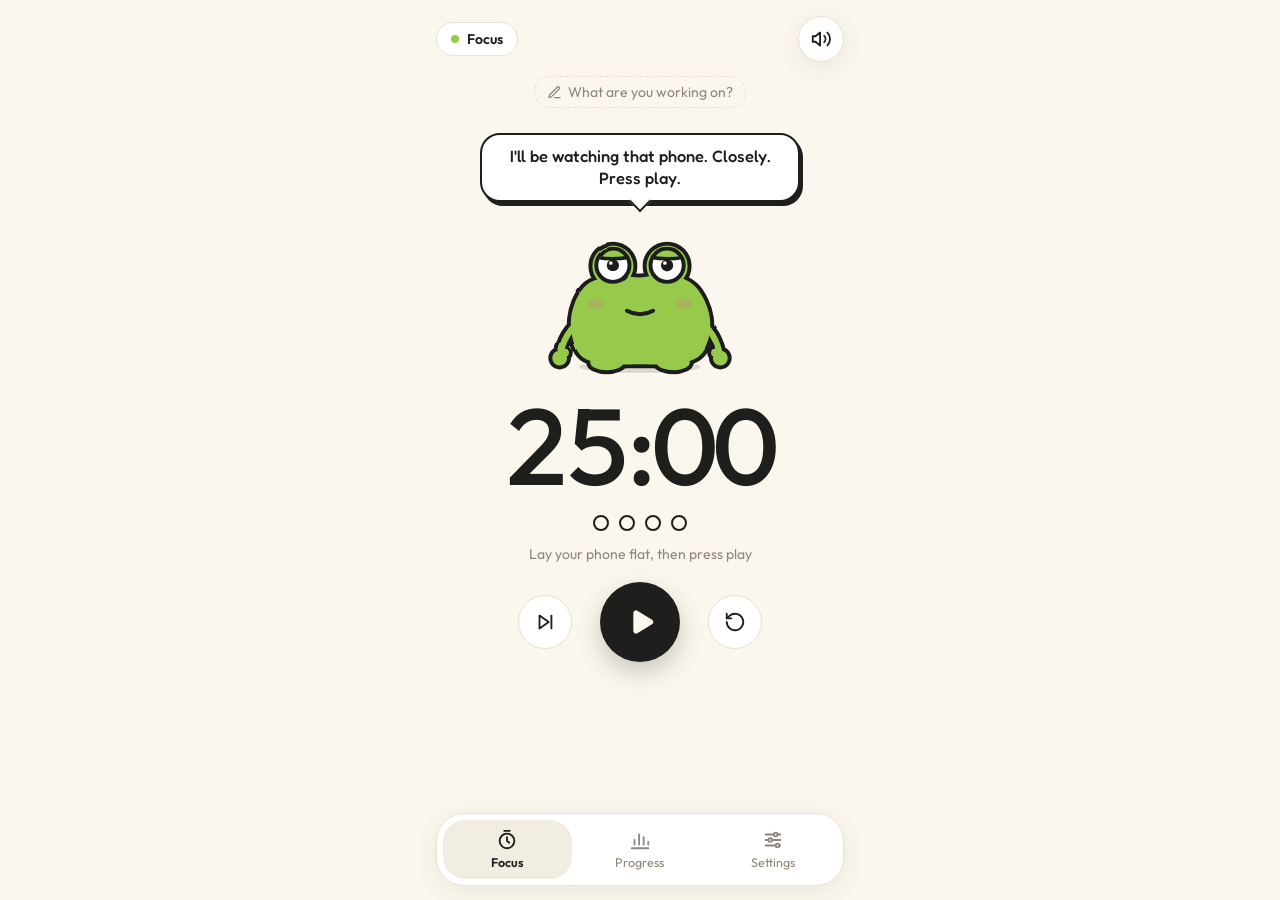
<file: index.html>
<!doctype html>
<html lang="en" data-theme="light">
<head>
  <meta charset="utf-8" />
  <meta name="viewport" content="width=device-width, initial-scale=1, viewport-fit=cover" />
  <meta name="theme-color" content="#FBF7EE" />
  <title>Roast Timer</title>
  <link rel="manifest" href="manifest.json" />
  <link rel="icon" href="icon.svg" type="image/svg+xml" />
  <link rel="apple-touch-icon" href="icon.svg" />
  <link rel="preconnect" href="https://fonts.googleapis.com" />
  <link rel="preconnect" href="https://fonts.gstatic.com" crossorigin />
  <link href="https://fonts.googleapis.com/css2?family=Fredoka:wght@500;600&family=Outfit:wght@400;500;600;700&display=swap" rel="stylesheet" />
  <link rel="stylesheet" href="styles.css" />
</head>
<body>
  <main id="app">

    <!-- ============ FOCUS ============ -->
    <section class="view active" id="view-focus" aria-label="Focus">
      <div class="topbar">
        <span class="phase-chip" id="phase-chip"><i></i><span id="phase-label">Focus</span></span>
        <button class="icon-btn" id="mute-btn" aria-label="Mute Gloop"></button>
      </div>

      <button class="task-chip" id="task-chip">
        <span data-icon="pencil"></span><span id="task-text">What are you working on?</span>
      </button>
      <input id="task-input" class="task-input" type="text" maxlength="40" placeholder="e.g. DBMS assignment" hidden />

      <div class="stage">
        <div class="bubble-slot">
          <div class="bubble" id="bubble"><p id="bubble-text"></p></div>
        </div>
        <div class="mascot" id="mascot"></div>
      </div>

      <div class="timer" id="timer">25:00</div>
      <div class="dots" id="dots" aria-label="Session progress"></div>
      <p class="status" id="status"></p>

      <div class="controls">
        <button class="ctrl" id="skip-btn" data-icon="skip" aria-label="Skip to next"></button>
        <button class="play" id="play-btn" aria-label="Start"></button>
        <button class="ctrl" id="reset-btn" data-icon="reset" aria-label="Reset timer"></button>
      </div>
    </section>

    <!-- ============ PROGRESS ============ -->
    <section class="view" id="view-progress" aria-label="Progress">
      <h1 class="page-title">Progress</h1>

      <div class="empty card" id="progress-empty" hidden>
        <div class="empty-mascot" id="empty-mascot"></div>
        <p>Nothing here yet. Go focus — I'll be watching.</p>
      </div>

      <div class="stat-grid">
        <div class="stat"><strong id="st-focus">0m</strong><span>Focused</span></div>
        <div class="stat"><strong id="st-sessions">0</strong><span>Sessions</span></div>
        <div class="stat"><strong id="st-roasts">0</strong><span>Times roasted</span></div>
        <div class="stat"><strong id="st-streak">0</strong><span>Day streak</span></div>
      </div>

      <h2 class="section-title">Activity Map</h2>
      <div class="card">
        <div class="heat" id="heat"></div>
        <div class="legend">
          <span>Less</span><i class="l0"></i><i class="l1"></i><i class="l2"></i><i class="l3"></i><i class="l4"></i><span>More</span>
        </div>
      </div>

      <h2 class="section-title">This Week</h2>
      <div class="card">
        <p class="week-sub" id="week-sub"></p>
        <div class="bars" id="bars"></div>
      </div>
    </section>

    <!-- ============ SETTINGS ============ -->
    <section class="view" id="view-settings" aria-label="Settings">
      <h1 class="page-title">Settings</h1>

      <p class="group-label">Edit time</p>
      <details class="row">
        <summary><span class="ri" data-icon="target"></span><span class="rl">Focus</span><span class="rv" id="v-focus"></span><span class="chev" data-icon="chevron"></span></summary>
        <div class="row-body"><input type="range" min="5" max="90" step="5" data-key="focus" aria-label="Focus minutes" /></div>
      </details>
      <details class="row">
        <summary><span class="ri" data-icon="coffee"></span><span class="rl">Short Break</span><span class="rv" id="v-short"></span><span class="chev" data-icon="chevron"></span></summary>
        <div class="row-body"><input type="range" min="1" max="30" step="1" data-key="short" aria-label="Short break minutes" /></div>
      </details>
      <details class="row">
        <summary><span class="ri" data-icon="book"></span><span class="rl">Long Break</span><span class="rv" id="v-long"></span><span class="chev" data-icon="chevron"></span></summary>
        <div class="row-body"><input type="range" min="5" max="45" step="5" data-key="long" aria-label="Long break minutes" /></div>
      </details>
      <details class="row">
        <summary><span class="ri" data-icon="repeat"></span><span class="rl">Sessions</span><span class="rv" id="v-sessions"></span><span class="chev" data-icon="chevron"></span></summary>
        <div class="row-body"><input type="range" min="1" max="8" step="1" data-key="sessions" aria-label="Sessions before long break" /></div>
      </details>

      <p class="group-label">Detection</p>
      <div class="row block">
        <div class="row-head"><span class="ri" data-icon="phone"></span><span class="rl">Lift sensitivity</span></div>
        <div class="seg" id="seg-sensitivity">
          <button data-v="low">Low</button><button data-v="medium">Medium</button><button data-v="high">High</button>
        </div>
      </div>

      <p class="group-label">Gloop's voice</p>
      <label class="row toggle-row"><span class="ri" data-icon="volume"></span><span class="rl">Speak roasts out loud</span><input type="checkbox" class="switch" id="t-voice" /></label>
      <label class="row toggle-row"><span class="ri" data-icon="music"></span><span class="rl">Babble while chatting</span><input type="checkbox" class="switch" id="t-babble" /></label>
      <button class="row toggle-row test-row" id="test-voice-btn">
        <span class="ri" data-icon="play"></span>
        <span class="rl">Hear Gloop<small id="voice-source">Plays a babble, then a roast</small></span>
        <span class="chev" data-icon="chevron"></span>
      </button>

      <p class="group-label">General</p>
      <label class="row toggle-row"><span class="ri" data-icon="vibrate"></span><span class="rl">Vibrate on pickup</span><input type="checkbox" class="switch" id="t-vibrate" /></label>
      <label class="row toggle-row"><span class="ri" data-icon="moon"></span><span class="rl">Dark Mode</span><input type="checkbox" class="switch" id="t-dark" /></label>

      <button class="text-btn danger" id="clear-btn">Clear history</button>
    </section>
  </main>

  <!-- ============ TAB BAR ============ -->
  <nav class="tabbar" aria-label="Main">
    <button class="tab active" data-view="focus"><span data-icon="timer"></span>Focus</button>
    <button class="tab" data-view="progress"><span data-icon="chart"></span>Progress</button>
    <button class="tab" data-view="settings"><span data-icon="sliders"></span>Settings</button>
  </nav>

  <!-- ============ ROAST OVERLAY ============ -->
  <div class="roast" id="roast" hidden role="alertdialog" aria-labelledby="roast-text">
    <span class="roast-count" id="roast-count">Pickup #1</span>
    <div class="bubble big"><p id="roast-text"></p></div>
    <div class="mascot big" id="roast-mascot"></div>
    <button class="btn-primary" id="roast-ok">Okay okay, putting it down</button>
  </div>

  <!-- ============ RESULT SHEET ============ -->
  <div class="sheet-backdrop" id="result" hidden>
    <div class="sheet" role="dialog" aria-labelledby="result-title">
      <div class="sheet-handle"></div>
      <div class="result-head">
        <div class="grade" id="grade">A</div>
        <div>
          <h2 id="result-title">Session complete</h2>
          <p class="muted" id="result-sub"></p>
        </div>
      </div>
      <div class="result-talk">
        <div class="mascot small" id="result-mascot"></div>
        <div class="bubble left"><p id="result-verdict"></p></div>
      </div>
      <div class="result-stats">
        <div><strong id="r-focus">0m</strong><span>Focused</span></div>
        <div><strong id="r-pickups">0</strong><span>Pickups</span></div>
        <div><strong id="r-score">0</strong><span>Score</span></div>
      </div>
      <div class="sheet-actions">
        <button class="btn-ghost" id="skip-break-btn">Skip break</button>
        <button class="btn-primary" id="start-break-btn">Start break</button>
      </div>
    </div>
  </div>

  <script src="gloop.js"></script>
  <script src="roasts.js"></script>
  <script src="voice.js"></script>
  <script src="app.js"></script>
</body>
</html>
</file>
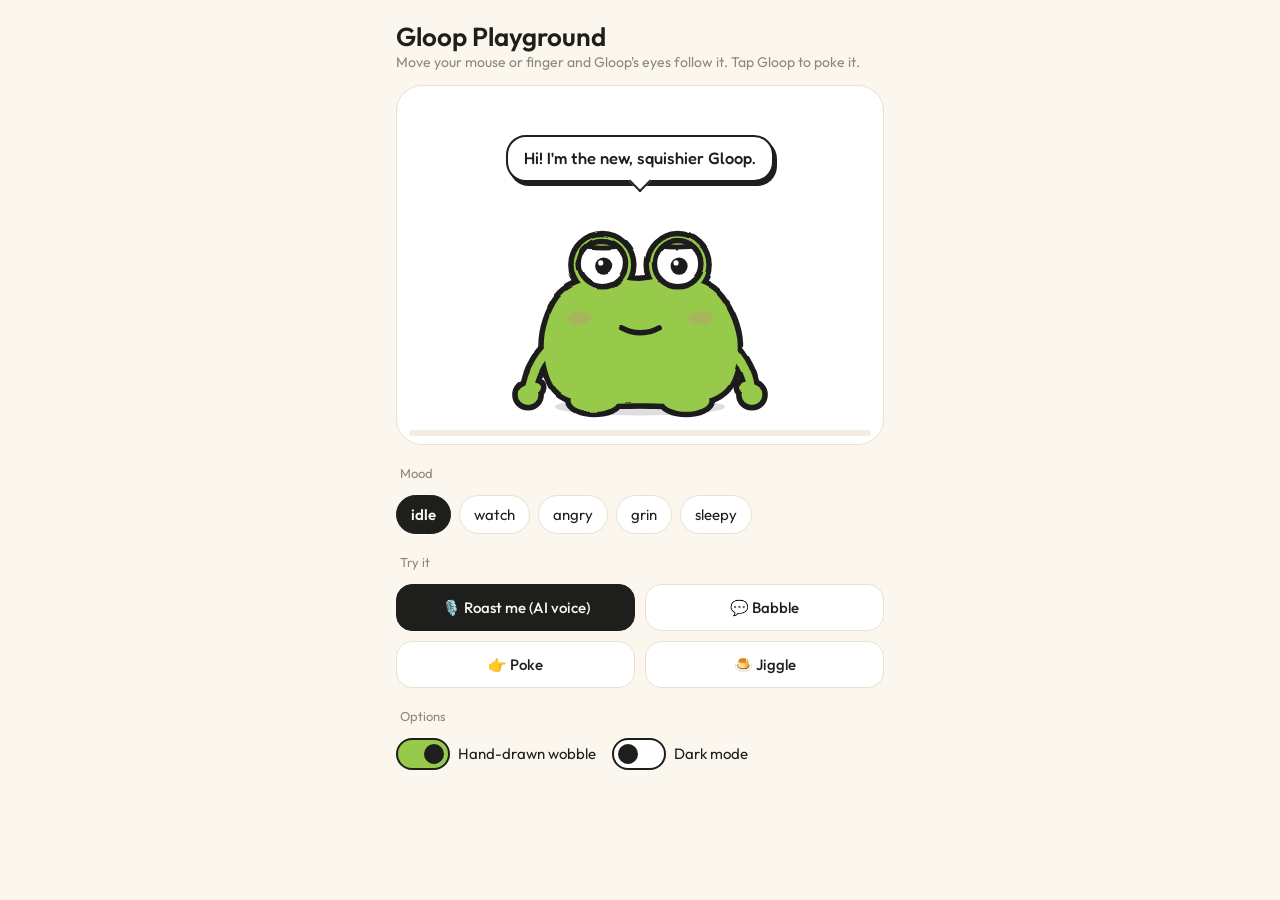
<file: playground.html>
<!doctype html>
<html lang="en" data-theme="light">
<head>
  <meta charset="utf-8" />
  <meta name="viewport" content="width=device-width, initial-scale=1, viewport-fit=cover" />
  <title>Gloop Playground</title>
  <link rel="icon" href="icon.svg" type="image/svg+xml" />
  <link href="https://fonts.googleapis.com/css2?family=Fredoka:wght@500;600&family=Outfit:wght@400;500;600;700&display=swap" rel="stylesheet" />
  <link rel="stylesheet" href="styles.css" />
  <style>
    body { min-height: 100dvh; }
    .pg { max-width: 520px; margin: 0 auto; padding: 20px 16px 40px; display: flex; flex-direction: column; gap: 14px; }
    .pg h1 { margin: 0; font-size: 26px; font-weight: 600; }
    .pg .hint { margin: 0; color: var(--muted); font-size: 14px; }
    .stage-card { background: var(--surface); border: 1.5px solid var(--line); border-radius: 26px; padding: 16px 12px 8px; display: flex; flex-direction: column; align-items: center; }
    .stage-card .bubble-slot { min-height: 80px; }
    #gloop { width: min(82vw, 330px); touch-action: manipulation; }
    .gloop-svg { width: 100%; height: auto; display: block; overflow: visible; user-select: none; -webkit-user-select: none; }
    .label { font-size: 13px; color: var(--muted); margin: 6px 4px 0; }
    .chips { display: flex; flex-wrap: wrap; gap: 8px; }
    .chip { padding: 9px 14px; border-radius: 999px; border: 1.5px solid var(--line); background: var(--surface); font-size: 15px; }
    .chip.active { background: var(--ink); color: var(--bg); border-color: var(--ink); font-weight: 600; }
    .actions { display: grid; grid-template-columns: 1fr 1fr; gap: 10px; }
    .actions button { padding: 13px; border-radius: 16px; border: 1.5px solid var(--line); background: var(--surface); font-size: 15px; font-weight: 500; }
    .actions button.primary { background: var(--ink); color: var(--bg); border-color: var(--ink); }
    .toggles { display: flex; flex-wrap: wrap; gap: 16px; }
    .toggles label { display: flex; align-items: center; gap: 8px; font-size: 15px; cursor: pointer; }
    .compare { display: flex; align-items: center; gap: 14px; }
    .compare .old { width: 90px; flex-shrink: 0; }
    .compare p { margin: 0; color: var(--muted); font-size: 14px; }
    .meter { height: 6px; border-radius: 99px; background: var(--surface-2); overflow: hidden; width: 100%; margin-top: 8px; }
    .meter i { display: block; height: 100%; width: 0; background: var(--green); transition: width 60ms linear; }
  </style>
</head>
<body>
  <div class="pg">
    <div>
      <h1>Gloop Playground</h1>
      <p class="hint">Move your mouse or finger and Gloop's eyes follow it. Tap Gloop to poke it.</p>
    </div>

    <div class="stage-card">
      <div class="bubble-slot"><div class="bubble" id="bubble"><p id="bubble-text">Hi! I'm the new, squishier Gloop.</p></div></div>
      <div id="gloop"></div>
      <div class="meter" title="Talk level"><i id="meter"></i></div>
    </div>

    <p class="label">Mood</p>
    <div class="chips" id="moods"></div>

    <p class="label">Try it</p>
    <div class="actions">
      <button class="primary" id="btn-voice">🎙️ Roast me (AI voice)</button>
      <button id="btn-babble">💬 Babble</button>
      <button id="btn-poke">👉 Poke</button>
      <button id="btn-jiggle">🍮 Jiggle</button>
    </div>

    <p class="label">Options</p>
    <div class="toggles">
      <label><input type="checkbox" class="switch" id="t-boil" checked /> Hand-drawn wobble</label>
      <label><input type="checkbox" class="switch" id="t-dark" /> Dark mode</label>
    </div>

  </div>

  <script src="roasts.js"></script>
  <script src="voice.js"></script>
  <script src="gloop.js"></script>
  <script>
    (() => {
      const $ = (id) => document.getElementById(id);
      const pick = (a) => a[Math.floor(Math.random() * a.length)];
      const Voice = window.GloopVoice;
      Voice.configure({ voice: true, babble: true });

      const SAMPLE = {
        idle: "Hi! I'm the new, squishier Gloop.",
        watch: "I see that phone. I see everything.",
        angry: "Put. The phone. Down.",
        grin: "Look at you, focusing! Proud of you!",
        sleepy: "Break time… zzz…",
      };

      let mood = "idle";
      const gloop = new Gloop($("gloop"), {
        onPoke: () => {
          const line = pick(["Hey! That tickles!", "Hehe, stop it!", "Boop!", "Rude. I'm squishy, not a button."]);
          show(line);
          Voice.babble(line, "grin");
        },
      });
      gloop.setTalkSource(() => Voice.talkLevel());

      let typer;
      function show(text) {
        clearInterval(typer);
        const el = $("bubble-text");
        el.textContent = "";
        let i = 0;
        typer = setInterval(() => { el.textContent = text.slice(0, ++i); if (i >= text.length) clearInterval(typer); }, 22);
        const b = $("bubble");
        b.style.animation = "none"; void b.offsetWidth; b.style.animation = "";
      }

      // Mood chips
      Gloop.moods.forEach((m) => {
        const b = document.createElement("button");
        b.className = "chip" + (m === mood ? " active" : "");
        b.textContent = m;
        b.addEventListener("click", () => {
          mood = m;
          document.querySelectorAll("#moods .chip").forEach((c) => c.classList.toggle("active", c === b));
          gloop.setMood(m);
          show(SAMPLE[m]);
          Voice.babble(SAMPLE[m], m);
        });
        $("moods").appendChild(b);
      });

      $("btn-babble").addEventListener("click", () => {
        show(SAMPLE[mood]);
        Voice.babble(SAMPLE[mood], mood);
      });

      $("btn-voice").addEventListener("click", async () => {
        Voice.prime();
        const voiced = [...window.CORE_VOICE].filter(Voice.has);
        const roasts = voiced.filter((t) => Object.values(ROASTS).some((lv) => [...lv.first, ...lv.repeat, ...lv.many].includes(t)));
        const template = pick(roasts.length ? roasts : [...ROASTS.spicy.first]);
        const text = template.replaceAll("{task}", "your work");
        const m = pick(["idle", "angry"]);
        mood = m;
        document.querySelectorAll("#moods .chip").forEach((c) => c.classList.toggle("active", c.textContent === m));
        gloop.setMood(m);
        show(text);
        Voice.line(template, text, m, { croakFirst: true });
      });

      $("btn-poke").addEventListener("click", () => gloop.poke());
      $("btn-jiggle").addEventListener("click", () => gloop.jiggle(1.2));
      $("t-boil").addEventListener("change", (e) => gloop.setBoil(e.target.checked));
      $("t-dark").addEventListener("change", (e) => { document.documentElement.dataset.theme = e.target.checked ? "dark" : "light"; });

      // Live talk meter
      (function meter() { $("meter").style.width = `${Math.round(Voice.talkLevel() * 100)}%`; requestAnimationFrame(meter); })();
    })();
  </script>
</body>
</html>
</file>
<file: styles.css>
/* ---------- Tokens ---------- */
:root {
  --bg: #FBF7EE;
  --surface: #FFFFFF;
  --surface-2: #F2EDE1;
  --line: #E8E1D2;
  --ink: #1E1E1C;
  --muted: #8C877A;
  --green: #97C94B;
  --green-strong: #5B9420;
  --green-soft: #E6F2D2;
  --pink: #F06A9B;
  --alert: #E8573A;
  --roast-bg: #FFEEE7;
  --shadow: 0 6px 24px rgba(60, 50, 20, 0.08);
  --heat-0: #F0EBDF;
  --heat-1: #D9EDBB;
  --heat-2: #B6DB7D;
  --heat-3: #8CC43E;
  --heat-4: #4F8A19;

  /* Mascot colours stay constant across themes */
  --m-ink: #1E1E1C;
  --m-skin: #97C94B;
  --bubble-line: #1E1E1C;

  --radius: 22px;
  --font-ui: "Outfit", system-ui, -apple-system, "Segoe UI", sans-serif;
  --font-fun: "Fredoka", "Outfit", system-ui, sans-serif;
  color-scheme: light;
}

:root[data-theme="dark"] {
  --bg: #151613;
  --surface: #20221E;
  --surface-2: #2A2D27;
  --line: #33362F;
  --ink: #F3F1EA;
  --muted: #9A988E;
  --green-soft: #2F3B22;
  --roast-bg: #2A1A15;
  --shadow: 0 6px 24px rgba(0, 0, 0, 0.35);
  --heat-0: #2A2D27;
  --heat-1: #3C5225;
  --heat-2: #5B8030;
  --heat-3: #86BA3F;
  --heat-4: #B4E070;
  --bubble-line: #F3F1EA;
  color-scheme: dark;
}

/* ---------- Base ---------- */
* { box-sizing: border-box; }
html, body {
  margin: 0;
  background: var(--bg);
  color: var(--ink);
  font-family: var(--font-ui);
  -webkit-tap-highlight-color: transparent;
}
button { font: inherit; color: inherit; cursor: pointer; }
[hidden] { display: none !important; }

#app {
  max-width: 440px;
  margin: 0 auto;
  padding: max(16px, env(safe-area-inset-top)) 16px calc(112px + env(safe-area-inset-bottom));
}

.view { display: none; flex-direction: column; }
.view.active { display: flex; animation: fade-in 0.25s ease; }
@keyframes fade-in { from { opacity: 0; transform: translateY(6px); } to { opacity: 1; transform: none; } }

.ic { width: 22px; height: 22px; fill: none; stroke: currentColor; stroke-width: 2; stroke-linecap: round; stroke-linejoin: round; display: block; }
[data-icon] { display: inline-grid; place-items: center; }

/* ---------- Focus view ---------- */
#view-focus { align-items: center; min-height: calc(100dvh - 140px); }

.topbar { width: 100%; display: flex; justify-content: space-between; align-items: center; }
.phase-chip {
  display: inline-flex; align-items: center; gap: 8px;
  padding: 7px 14px; border-radius: 999px;
  background: var(--surface); border: 1.5px solid var(--line);
  font-weight: 600; font-size: 14px;
}
.phase-chip i { width: 8px; height: 8px; border-radius: 50%; background: var(--green); }
.phase-chip.break i { background: #6BA6E8; }
.phase-chip.live i { animation: pulse 1.6s ease-in-out infinite; }
@keyframes pulse { 50% { opacity: 0.25; } }

.icon-btn {
  width: 46px; height: 46px; border-radius: 50%;
  border: 1.5px solid var(--line); background: var(--surface);
  display: grid; place-items: center; box-shadow: var(--shadow);
}

.task-chip {
  margin-top: 14px;
  display: inline-flex; align-items: center; gap: 6px;
  padding: 6px 12px; border-radius: 999px;
  border: 1.5px dashed var(--line); background: transparent;
  color: var(--muted); font-size: 14px; max-width: 100%;
}
.task-chip .ic { width: 15px; height: 15px; }
.task-chip.has-task { color: var(--ink); border-style: solid; background: var(--surface); }
.task-chip span:last-child { white-space: nowrap; overflow: hidden; text-overflow: ellipsis; }
.task-input {
  margin-top: 14px; width: 100%; max-width: 300px;
  padding: 10px 14px; border-radius: 999px;
  border: 1.5px solid var(--ink); background: var(--surface); color: var(--ink);
  font: inherit; font-size: 15px; text-align: center; outline: none;
}

.stage { display: flex; flex-direction: column; align-items: center; width: 100%; margin-top: 10px; }
.bubble-slot { min-height: 84px; display: flex; align-items: flex-end; justify-content: center; width: 100%; }

.bubble {
  position: relative;
  max-width: 320px;
  padding: 11px 16px;
  background: var(--surface);
  border: 2.5px solid var(--bubble-line);
  border-radius: 20px;
  font-family: var(--font-fun);
  font-weight: 500;
  font-size: 16.5px;
  line-height: 1.3;
  text-align: center;
  box-shadow: 3px 4px 0 var(--bubble-line);
  animation: pop 0.28s cubic-bezier(.3, 1.6, .5, 1);
}
.bubble p { margin: 0; min-height: 1.3em; }
.bubble::after {
  content: "";
  position: absolute; left: 50%; bottom: -9px;
  width: 14px; height: 14px;
  background: var(--surface);
  border-right: 2.5px solid var(--bubble-line); border-bottom: 2.5px solid var(--bubble-line);
  transform: translateX(-50%) rotate(45deg);
}
.bubble.left::after { left: -9px; top: 50%; bottom: auto; transform: translateY(-50%) rotate(135deg); }
.bubble.big { font-size: 21px; padding: 16px 20px; max-width: 360px; }
@keyframes pop { from { transform: scale(0.85); opacity: 0; } to { transform: none; opacity: 1; } }

/* ---------- Gloop ---------- */
.mascot { width: 236px; margin-top: 4px; touch-action: manipulation; }
.mascot.big { width: min(76vw, 300px); }
.mascot.small { width: 112px; flex-shrink: 0; margin: 0; }
.gloop-svg { width: 100%; height: auto; display: block; overflow: visible; user-select: none; -webkit-user-select: none; }

/* ---------- Timer ---------- */
.timer {
  margin-top: 14px;
  font-size: clamp(76px, 25vw, 108px);
  font-weight: 500;
  letter-spacing: -3px;
  line-height: 1;
  font-variant-numeric: tabular-nums;
}
.dots { display: flex; gap: 10px; margin-top: 16px; }
.dots i {
  width: 16px; height: 16px; border-radius: 50%;
  border: 2.5px solid var(--ink); background: transparent;
}
.dots i.done { background: var(--green); border-color: var(--m-ink); }
.dots i.current { background: linear-gradient(90deg, var(--green) 50%, transparent 50%); }

.status { margin: 14px 0 0; color: var(--muted); font-size: 14px; min-height: 1.3em; text-align: center; }
.status.armed { color: var(--green-strong); font-weight: 600; }
:root[data-theme="dark"] .status.armed { color: var(--green); }

.controls { display: flex; align-items: center; gap: 28px; margin-top: 18px; }
.ctrl {
  width: 54px; height: 54px; border-radius: 50%;
  border: 1.5px solid var(--line); background: var(--surface);
  color: var(--ink); display: grid; place-items: center;
}
.play {
  width: 80px; height: 80px; border-radius: 50%;
  border: 0; background: var(--ink); color: var(--bg);
  display: grid; place-items: center;
  box-shadow: 0 10px 24px rgba(30, 30, 28, 0.22);
  transition: transform 0.12s;
}
.play .ic { width: 32px; height: 32px; }
.play:active, .ctrl:active { transform: scale(0.94); }

/* ---------- Pages ---------- */
.page-title { font-size: 28px; font-weight: 600; margin: 8px 0 16px; letter-spacing: -0.5px; }
.section-title { font-size: 18px; font-weight: 600; margin: 22px 0 10px; }
.card {
  background: var(--surface);
  border: 1.5px solid var(--line);
  border-radius: var(--radius);
  padding: 16px;
}
.muted { color: var(--muted); }

.empty { display: flex; align-items: center; gap: 14px; margin-bottom: 14px; }
.empty p { margin: 0; font-family: var(--font-fun); font-size: 16px; }
.empty-mascot { width: 104px; flex-shrink: 0; }

.stat-grid { display: grid; grid-template-columns: 1fr 1fr; gap: 10px; }
.stat {
  background: var(--surface); border: 1.5px solid var(--line); border-radius: 18px;
  padding: 14px; display: flex; flex-direction: column; gap: 2px;
}
.stat strong { font-size: 24px; font-weight: 600; }
.stat span { font-size: 13px; color: var(--muted); }

/* Heatmap */
.heat { display: grid; grid-template-columns: 14px repeat(var(--weeks, 18), minmax(0, 1fr)); gap: 4px; align-items: center; }
.heat .mo { font-size: 11px; color: var(--muted); white-space: nowrap; overflow: visible; height: 14px; }
.heat .dl { font-size: 10px; color: var(--muted); text-align: center; }
.heat .c { aspect-ratio: 1; border-radius: 4px; background: var(--heat-0); }
.heat .c.future { visibility: hidden; }
.heat .c.today { outline: 2px solid var(--ink); outline-offset: 1px; }
.l0 { background: var(--heat-0) !important; } .l1 { background: var(--heat-1) !important; }
.l2 { background: var(--heat-2) !important; } .l3 { background: var(--heat-3) !important; }
.l4 { background: var(--heat-4) !important; }
.legend { display: flex; align-items: center; justify-content: flex-end; gap: 4px; margin-top: 12px; font-size: 12px; color: var(--muted); }
.legend i { width: 12px; height: 12px; border-radius: 3px; }
.legend span:first-child { margin-right: 4px; } .legend span:last-child { margin-left: 4px; }

/* Bars */
.week-sub { margin: 0 0 12px; color: var(--muted); font-size: 14px; }
.bars {
  display: grid; grid-template-columns: repeat(7, 1fr); gap: 8px;
  height: 190px; padding-top: 26px;
  background: repeating-linear-gradient(to top, var(--line) 0 1px, transparent 1px 25%) 0 0 / 100% calc(100% - 22px) no-repeat;
}
.bar-col { display: flex; flex-direction: column; align-items: center; gap: 6px; min-width: 0; }
.bar-track { flex: 1; width: 100%; display: flex; align-items: flex-end; justify-content: center; }
.bar {
  position: relative; width: min(100%, 30px); min-height: 4px;
  border-radius: 8px 8px 3px 3px; background: var(--heat-2);
  transition: height 0.5s cubic-bezier(.3, 1.3, .5, 1);
}
.bar.zero { background: var(--surface-2); }
.bar.max { background: var(--green-strong); }
:root[data-theme="dark"] .bar.max { background: var(--heat-4); }
.bar-tip {
  position: absolute; bottom: calc(100% + 6px); left: 50%; transform: translateX(-50%);
  font-size: 11px; font-weight: 600; white-space: nowrap;
  padding: 2px 7px; border-radius: 999px; background: var(--green-soft);
}
.bar-day { font-size: 12px; color: var(--muted); height: 16px; }
.bar-day.today { color: var(--ink); font-weight: 700; }

/* ---------- Settings ---------- */
.group-label { color: var(--muted); font-size: 15px; margin: 18px 4px 10px; }
.group-label:first-of-type { margin-top: 0; }
.row {
  display: block;
  background: var(--surface);
  border: 1.5px solid var(--line);
  border-radius: var(--radius);
  margin-bottom: 10px;
}
.row summary, .row-head, .toggle-row {
  display: flex; align-items: center; gap: 12px;
  padding: 14px 16px; list-style: none; cursor: pointer;
}
.row summary::-webkit-details-marker { display: none; }
.toggle-row { cursor: pointer; }
.ri { color: var(--ink); }
.rl { flex: 1; font-size: 16px; }
.rv { font-weight: 600; font-variant-numeric: tabular-nums; }
.chev .ic { transition: transform 0.2s; }
details[open] .chev .ic { transform: rotate(180deg); }
.row-body { padding: 4px 18px 20px; }
.row.block { padding-bottom: 14px; }
.row.block .row-head { cursor: default; padding-bottom: 10px; }
.row.block .seg { margin: 0 14px; }

input[type="range"] {
  -webkit-appearance: none; appearance: none;
  width: 100%; height: 12px; border-radius: 999px; outline: none;
  background: linear-gradient(to right, var(--green) var(--pct, 50%), var(--green-soft) var(--pct, 50%));
}
input[type="range"]::-webkit-slider-thumb {
  -webkit-appearance: none; width: 28px; height: 28px; border-radius: 50%;
  background: var(--m-skin); border: 3px solid var(--m-ink); box-shadow: 2px 2px 0 var(--m-ink);
}
input[type="range"]::-moz-range-thumb {
  width: 24px; height: 24px; border-radius: 50%;
  background: var(--m-skin); border: 3px solid var(--m-ink);
}

.seg {
  display: grid; grid-template-columns: repeat(3, 1fr); gap: 4px;
  padding: 4px; border-radius: 14px; background: var(--surface-2);
}
.seg button {
  border: 0; background: transparent; padding: 9px 4px; border-radius: 11px;
  font-size: 15px; color: var(--muted);
}
.seg button.active { background: var(--surface); color: var(--ink); font-weight: 600; box-shadow: var(--shadow); }

.switch {
  -webkit-appearance: none; appearance: none; margin: 0;
  width: 54px; height: 32px; border-radius: 999px; flex-shrink: 0;
  border: 2px solid var(--ink); background: var(--surface); position: relative; cursor: pointer;
  transition: background 0.2s;
}
.switch::before {
  content: ""; position: absolute; top: 4px; left: 4px;
  width: 20px; height: 20px; border-radius: 50%; background: var(--ink);
  transition: transform 0.2s cubic-bezier(.3, 1.4, .5, 1);
}
.switch:checked { background: var(--green); border-color: var(--m-ink); }
.switch:checked::before { transform: translateX(22px); background: var(--m-ink); }

.text-btn { background: none; border: 0; padding: 14px; margin-top: 8px; font-size: 15px; }
.text-btn.danger { color: var(--alert); }

/* ---------- Tab bar ---------- */
.tabbar {
  position: fixed; left: 50%; transform: translateX(-50%);
  bottom: calc(14px + env(safe-area-inset-bottom));
  width: min(408px, calc(100% - 32px));
  display: grid; grid-template-columns: repeat(3, 1fr); gap: 4px;
  padding: 6px; border-radius: 28px;
  background: var(--surface); border: 1.5px solid var(--line); box-shadow: var(--shadow);
  z-index: 5;
}
.tab {
  display: flex; flex-direction: column; align-items: center; gap: 3px;
  padding: 9px 4px; border: 0; border-radius: 22px; background: transparent;
  color: var(--muted); font-size: 12.5px;
}
.tab.active { background: var(--surface-2); color: var(--ink); font-weight: 600; }

/* ---------- Roast overlay ---------- */
.roast {
  position: fixed; inset: 0; z-index: 20;
  background: var(--roast-bg);
  display: flex; flex-direction: column; align-items: center; justify-content: center;
  gap: 18px; padding: 24px 16px; text-align: center;
  animation: shake 0.45s ease-in-out;
}
.roast-count {
  padding: 6px 14px; border-radius: 999px;
  background: var(--alert); color: #fff; font-weight: 600; font-size: 14px;
}
@keyframes shake {
  0%, 100% { transform: translateX(0); }
  20% { transform: translateX(-12px); } 40% { transform: translateX(10px); }
  60% { transform: translateX(-6px); } 80% { transform: translateX(4px); }
}

.btn-primary, .btn-ghost {
  padding: 15px 18px; border-radius: 18px; font-size: 16px; font-weight: 600;
}
.btn-primary { border: 0; background: var(--ink); color: var(--bg); }
.btn-ghost { border: 1.5px solid var(--line); background: var(--surface); color: var(--ink); }
.roast .btn-primary { width: min(100%, 340px); margin-top: 8px; }

/* ---------- Result sheet ---------- */
.sheet-backdrop {
  position: fixed; inset: 0; z-index: 15;
  background: rgba(20, 20, 15, 0.45);
  display: flex; align-items: flex-end; justify-content: center;
  animation: fade-in 0.2s ease;
}
.sheet {
  width: 100%; max-width: 440px;
  background: var(--bg);
  border-radius: 28px 28px 0 0;
  padding: 10px 16px calc(20px + env(safe-area-inset-bottom));
  display: flex; flex-direction: column; gap: 16px;
  animation: slide-up 0.35s cubic-bezier(.2, 1.1, .4, 1);
}
@keyframes slide-up { from { transform: translateY(100%); } to { transform: none; } }
.sheet-handle { width: 40px; height: 5px; border-radius: 99px; background: var(--line); align-self: center; }
.result-head { display: flex; align-items: center; gap: 14px; }
.result-head h2 { margin: 0; font-size: 22px; }
.result-head p { margin: 2px 0 0; font-size: 14px; }
.grade {
  width: 64px; height: 64px; border-radius: 50%; flex-shrink: 0;
  display: grid; place-items: center;
  font-size: 30px; font-weight: 700;
  background: var(--green); color: var(--m-ink); border: 3px solid var(--m-ink);
}
.grade.low { background: #FFB4A0; }
.result-talk { display: flex; align-items: center; gap: 16px; }
.result-talk .bubble { text-align: left; font-size: 15.5px; flex: 1; }
.result-stats { display: grid; grid-template-columns: repeat(3, 1fr); gap: 8px; }
.result-stats div {
  background: var(--surface); border: 1.5px solid var(--line); border-radius: 16px;
  padding: 12px; text-align: center; display: flex; flex-direction: column;
}
.result-stats strong { font-size: 20px; }
.result-stats span { font-size: 12px; color: var(--muted); }
.sheet-actions { display: grid; grid-template-columns: 1fr 1.4fr; gap: 10px; }

@media (max-height: 700px) {
  .mascot { width: 190px; }
  .timer { font-size: 72px; margin-top: 8px; }
  .bubble-slot { min-height: 70px; }
}

@media (prefers-reduced-motion: reduce) {
  *, *::before, *::after { animation: none !important; transition: none !important; }
}

/* Test-voice row */
.test-row { width: 100%; text-align: left; color: var(--ink); }
.test-row .rl { display: flex; flex-direction: column; }
.test-row small { color: var(--muted); font-size: 13px; margin-top: 2px; }
.test-row .chev .ic { transform: rotate(-90deg); }
.test-row:disabled { opacity: 0.6; }
</file>
